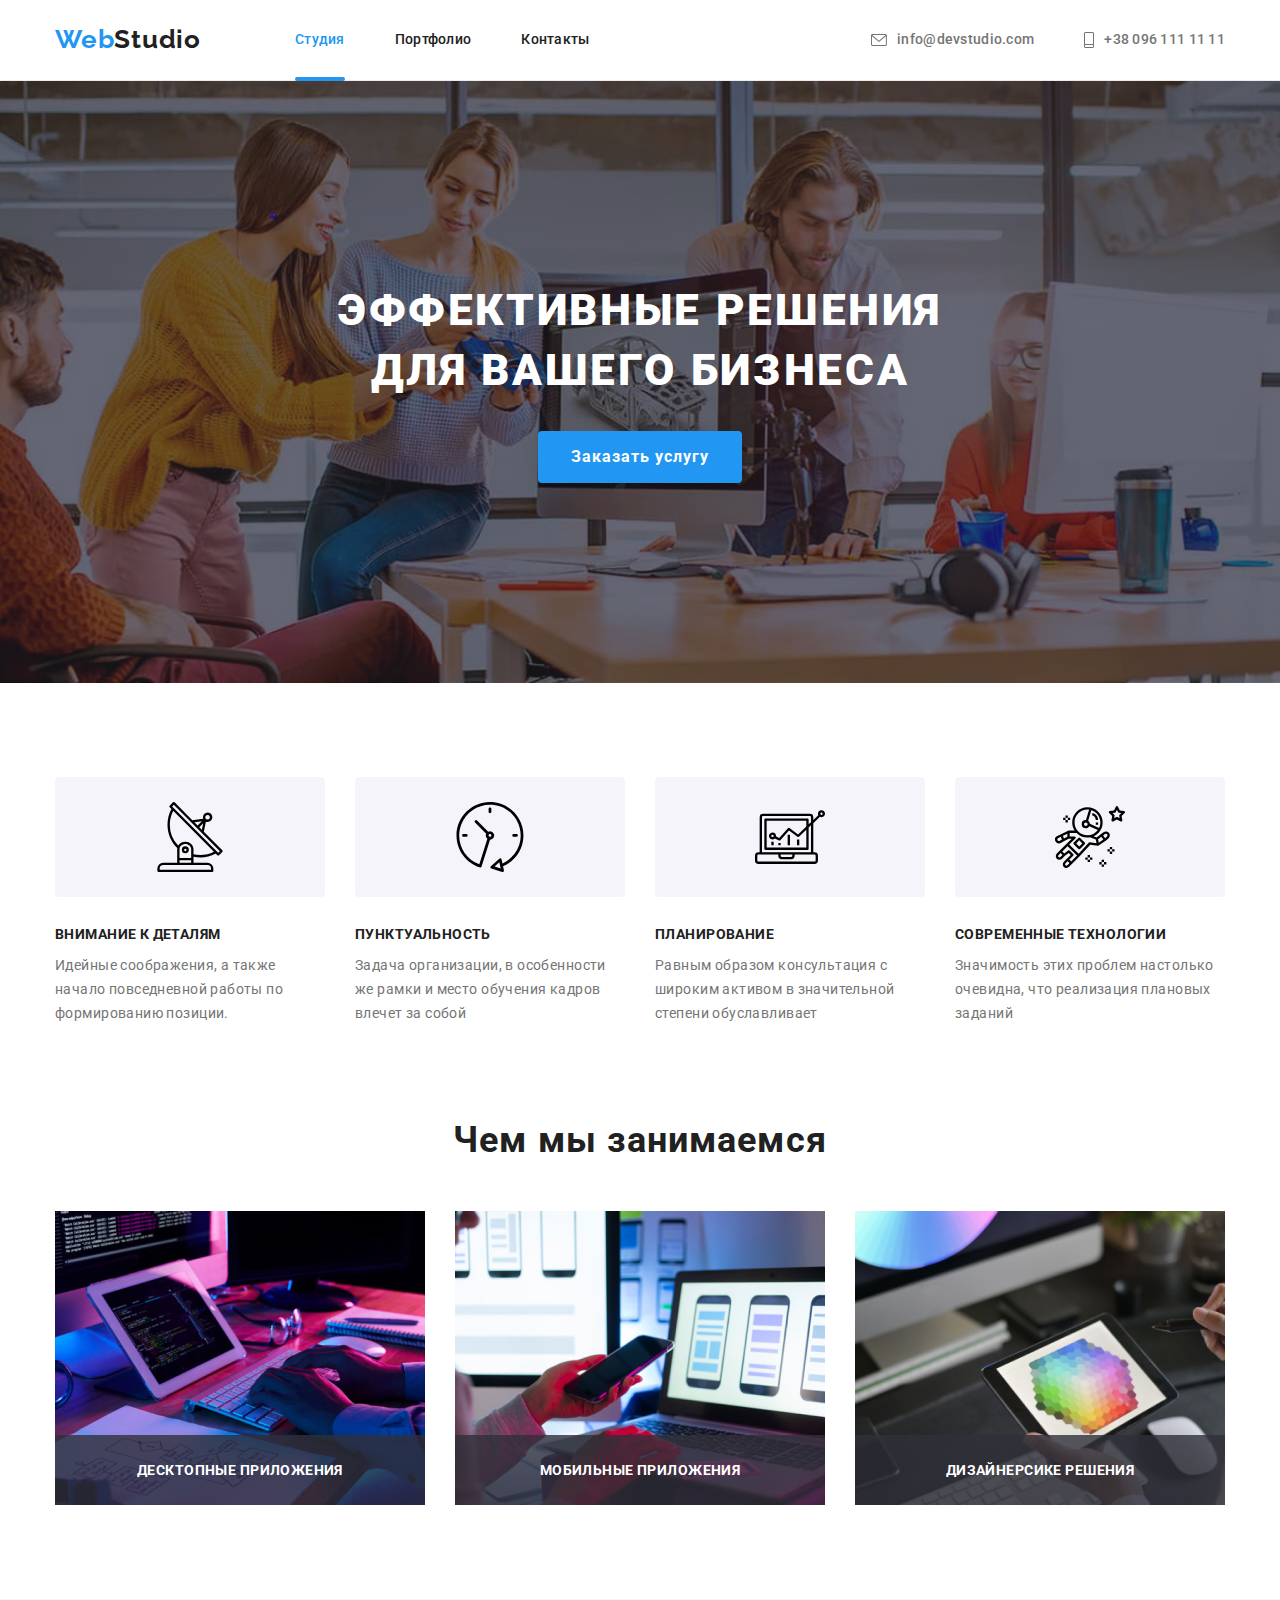
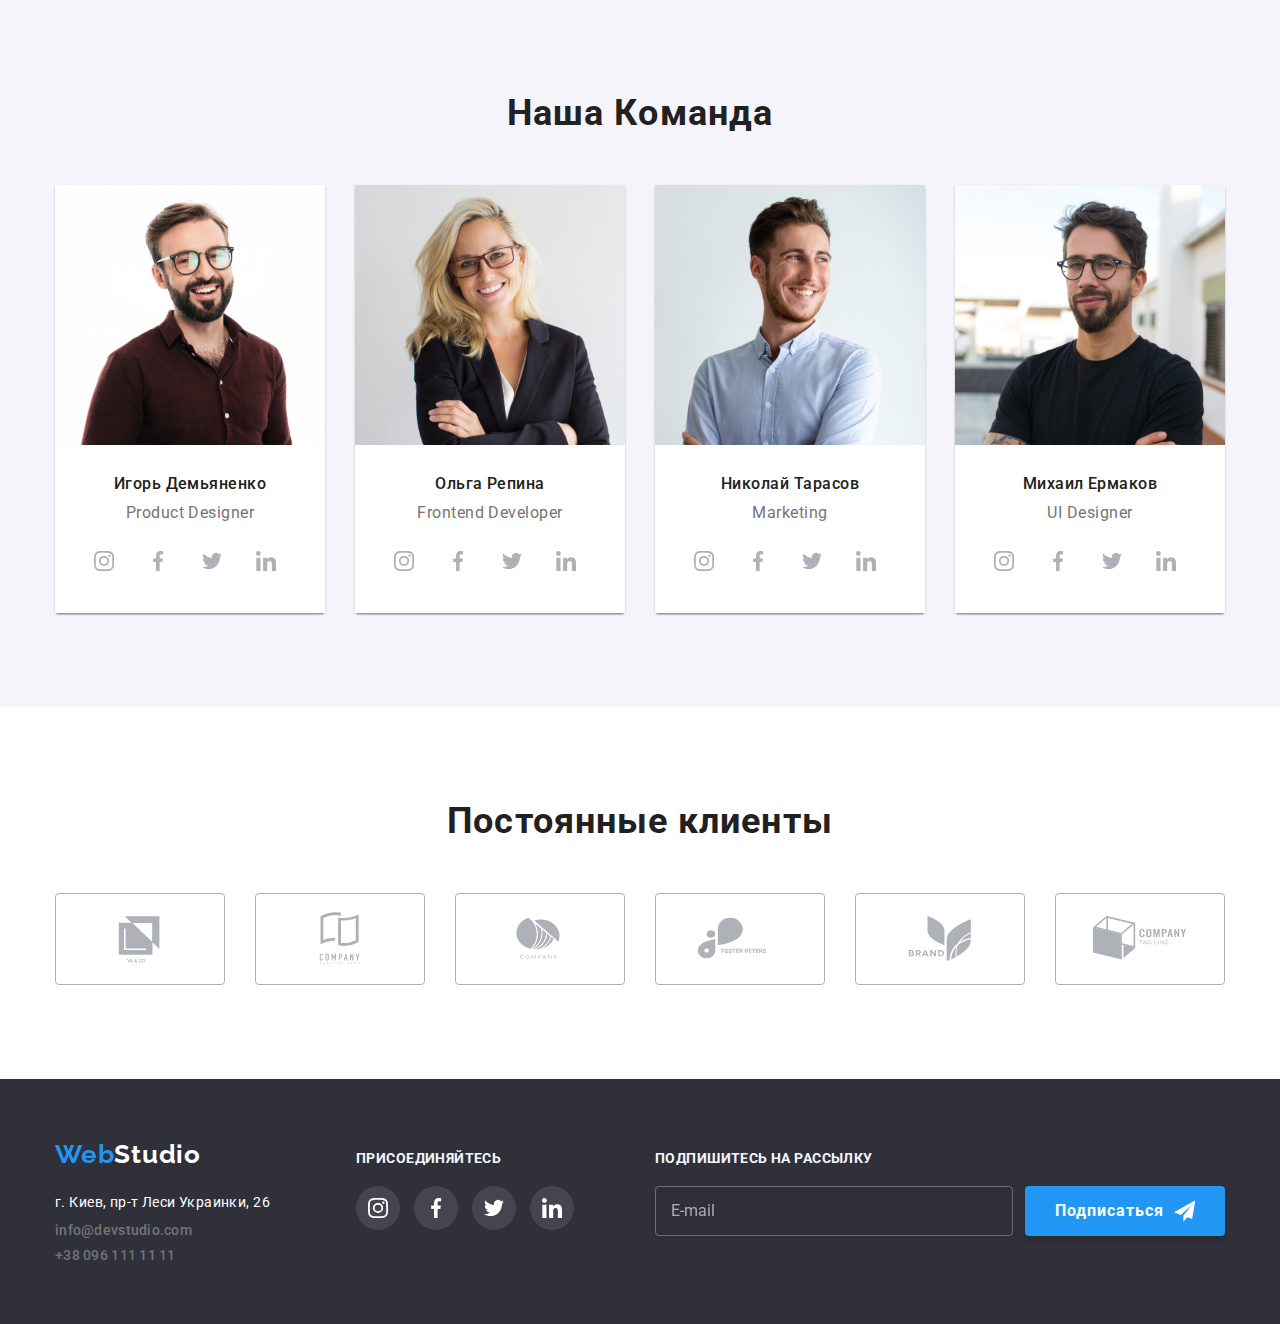
<file: index.html>
<!DOCTYPE html>
<html lang="ru">
<head>
    <meta charset="UTF-8">
    <meta name="viewport" content="width=device-width, initial-scale=1.0">
    <title>Document</title>
    <link rel="preconnect" href="https://fonts.googleapis.com">
    <link rel="preconnect" href="https://fonts.gstatic.com" crossorigin>
    <link rel="preconnect" href="https://fonts.googleapis.com">
    <link rel="preconnect" href="https://fonts.gstatic.com" crossorigin>
    <link rel="preconnect" href="https://fonts.googleapis.com">
    <link rel="preconnect" href="https://fonts.gstatic.com" crossorigin>
    <link
         href="https://fonts.googleapis.com/css2?family=Raleway:wght@700&family=Roboto:wght@400;500;700;900&display=swap"
         rel="stylesheet">
    <link rel="stylesheet" href="https://cdnjs.cloudflare.com/ajax/libs/modern-normalize/1.1.0/modern-normalize.min.css">
    <link rel="stylesheet" href="./css/styles.css">
    <style>
        li {
            list-style-type: none; 
   }
    </style>
    <style>
        a {
            text-decoration: none;
        }
    </style>
</head>
<body>
    <!--шапка сайту-->
    <header class="page-header">
        <div class="container main-nav">
            <nav class="auss-nav">
                <a href="/" class="logo">
                    <span class="logo-blue">Web</span>Studio
                </a>
    
                <ul class="site-nav list ">
                    <li class="item"><a class="link current" href="./index.html">Студия</a></li>
                    <li class="item"><a class="link" href="./portfolio.html">Портфолио</a></li>
                    <li class="item"><a class="link" href="">Контакты</a></li>
                </ul>
            </nav>
        
            <ul class="sait-conntacts list">
                <li class="conntacts-link">
                    <a class="link" href="mailto:info@devstudio.com">
                        <svg class="icon" width="16px" height="12px">
                        <use href="./images/icons/sprite.svg#icon-envelope"></use>
                        </svg>
                        info@devstudio.com
                    </a>
                </li>
                <li class="conntacts-link">
                    <a class="link" href="tel:+380961111111">
                        <svg class="icon" width="10px" height="16px">
                            <use href="./images/icons/sprite.svg#icon-phone"></use>
                        </svg>
                        +38 096 111 11 11
                    </a>
                </li>
            </ul>
        </div>
    </header>
    
 <main>
       <!--герой--> 
       <section class="hero">
           <div class="container">
            <h1 class="hero-tittle">Эффективные решения<br> для вашего бизнеса</h1>
            <button data-modal-open type="button" class="button hero">Заказать услугу</button>
           </div>
           <div data-modal class="backdrop is-hidden">
               <div class="modal">
                    <button class="button-close" data-modal-close>
                        <svg width="18px" height="18px">
                            <use href="./images/icons/sprite.svg#icon-close"></use>
                        </svg>
                    </button>
                    <h2 class="modal-tittle">Оставьте свои данные, мы вам перезвоним</h2>
                    <form action="#" name="form" autocomplete="off" novalidate >
                        <div class="form-field">
                            <label class="form-label" for="contact-name">Имя</label>
                            <input class="form-input person" id="contact-name" type="text" name="contact-name">
                            
                            <svg class="name-svg" width="12px" height="12px">
                                <use href="./images/icons/sprite.svg#icon-modal-person"></use>
                            </svg>
                            
                        </div>

                        <div class="form-field">
                            <label class="form-label" for="contact-tel">Телефон</label>
                            <input class="form-input" id="contact-tel" type="tel" name="contact-tel">                           
                            
                            <svg class="name-svg" width="12px" height="12px">
                                <use href="./images/icons/sprite.svg#icon-modal-phone"></use>
                            </svg>
                        </div>

                        <div class="form-field">
                            <label class="form-label" for="contact-email">Почта</label>
                            <input class="form-input" id="contact-email" type="email" name="contact-email">
                            
                            
                            <svg class="name-svg" width="12px" height="12px">
                                <use href="./images/icons/sprite.svg#icon-modal-mail"></use>
                            </svg>
                        </div>

                        <div class="form-field textarea">
                            <label class="form-label-textarea" for="textarea">Комментарий</label>
                            <textarea class="form-textarea" name="feedback" id="textarea" rows="10" placeholder="Введите текст"></textarea>
                            
                            
                        </div>

                        <div class="form-field checkbox">
                            <label class="check">
                            <input class="check-input" type="checkbox" name="polisy" value=" ">
                            <span class="icon-check"></span>
                            Соглашаюсь с рассылкой и принимаю
                            <a class="link-polisy" href="">Условия договора</a>
                            </label>
                        </div>


                        <div class="send-button">
                            <button class="button form-button" type="submit">Отправить</button>
                        </div>
                        
                        
                    </form>

               </div>
           </div>
    </section>
   <!-- чим ми займаємось-->
   <!-- css features -->
    <section class="section">
        <div class="container">
            <h2 class="visually-hidden">Принцип работы</h2>
            <ul class="features">
                <li class="features-items">
                    <div class="features-item-icon">
                        <svg width="70px" height="70px">
                            <use href="./images/icons/sprite.svg#icon-antenna"></use>
                        </svg>
                    </div>
                    <h3 class="tittle">Внимание к деталям</h3>
                    <p class="text">Идейные соображения, а также начало повседневной работы по формированию позиции.</p>
                </li>
                <li class="features-items">
                    <div class="features-item-icon">
                        <svg width="70px" height="70px">
                            <use href="./images/icons/sprite.svg#icon-clock"></use>
                        </svg>
                    </div>
                    <h3 class="tittle">Пунктуальность</h3>
                    <p class="text">Задача организации, в особенности же рамки и место обучения кадров влечет за собой</p>
                </li>
                <li class="features-items">
                    <div class="features-item-icon">
                        <svg width="70px" height="70px">
                            <use href="./images/icons/sprite.svg#icon-diagram"></use>
                        </svg>
                    </div>
                    <h3 class="tittle">Планирование</h3>
                    <p class="text">Равным образом консультация с широким активом в значительной степени обуславливает</p>
                </li>
                <li class="features-items">
                    <div class="features-item-icon">
                        <svg width="70px" height="70px">
                            <use href="./images/icons/sprite.svg#icon-astronaut"></use>
                        </svg>
                    </div>
                    <h3 class="tittle">Современные технологии</h3>
                    <p class="text">Значимость этих проблем настолько очевидна, что реализация плановых заданий</p>
                </li>
            </ul>
        </div>
    </section>
    <section class="section work">
            <div class="container">
                <h2 class="section-tittle">Чем мы занимаемся</h2>
                <ul class="job-image">
                    <li class="job-flex">
                        <div class="thumb">
                            <img src="./images/job.jpg" alt="программист работает в своем офисе" width="370">
                            <div class="action">
                                <h3 class="action-tittle">десктопные приложения</h3>
                            </div>
                        </div>
                    </li>

                    <li class="job-flex">
                        <div class="thumb">
                            <img src="./images/job2.jpg" alt="создатель работает над интерфейсом в мобильном телефоне" width="370">
                            <div class="action">
                                <h3 class="action-tittle">мобильные приложения</h3>
                            </div>
                        </div>
                    </li>
                    <li class="job-flex">
                        <div class="thumb">
                            <img src="./images/job3.jpg" alt="дизайнер с графическим планшетом " width="370">
                            <div class="action">
                                <h3 class="action-tittle">дизайнерсике решения</h3>
                            </div>
                        </div>
                    </li>
                </ul>
            </div>
    </section>
<!--Команда-->
    <section class="section team">
        <div class="container">
            <h2 class="section-tittle">Наша Команда</h2>
            <ul class="team list">
                <li class="team-img">
                    <img src="./images/team/img(3).jpg" alt="Парень" width="270">
                    <div class="team-padding">
                        <h3 class="team-tittle">Игорь Демьяненко</h3>
                        <p class="text">Product Designer</p>
                        <ul class="socials list">
                            <li class="social">
                                <a href="#" class="link social-icon">
                                    <svg class=" icon-media" width="20px" height="20px">
                                        <use href="./images/icons/sprite.svg#icon-instagram"></use>
                                    </svg>
                                </a>
                            </li>
                            <li class="social">
                                <a href="#" class="link social-icon">
                                    <svg class=" icon-media" width="20px" height="20px">
                                        <use href="./images/icons/sprite.svg#icon-facebook"></use>
                                    </svg>
                                </a>
                            </li>
                            <li class="social">
                                <a href="#" class="link social-icon">
                                    <svg class=" icon-media" width="20px" height="20px">
                                        <use href="./images/icons/sprite.svg#icon-twitter"></use>
                                    </svg>
                                </a>
                            </li>
                            <li class="social">
                                <a href="#" class="link social-icon">
                                    <svg class="icon-media" width="20px" height="20px">
                                        <use href="./images/icons/sprite.svg#icon-linkedin"></use>
                                    </svg>
                                </a>
                            </li>
                        </ul>
                    </div>
                </li>
                <li class="team-img">
                    <img src="./images/team/img(4).jpg" alt="Девушка" width="270">
                    <div class="team-padding">
                        <h3 class="team-tittle">Ольга Репина</h3>
                        <p class="text">Frontend Developer</p>
                        <ul class="socials list">
                            <li class="social">
                                <a href="#" class="link social-icon">
                                    <svg class=" icon-media" width="20px" height="20px">
                                        <use href="./images/icons/sprite.svg#icon-instagram"></use>
                                    </svg>
                                </a>
                            </li>
                            <li class="social">
                                <a href="#" class="link social-icon">
                                    <svg class=" icon-media" width="20px" height="20px">
                                        <use href="./images/icons/sprite.svg#icon-facebook"></use>
                                    </svg>
                                </a>
                            </li>
                            <li class="social">
                                <a href="#" class="link social-icon">
                                    <svg class=" icon-media" width="20px" height="20px">
                                        <use href="./images/icons/sprite.svg#icon-twitter"></use>
                                    </svg>
                                </a>
                            </li>
                            <li class="social">
                                <a href="#" class="link social-icon">
                                    <svg class="icon-media" width="20px" height="20px">
                                        <use href="./images/icons/sprite.svg#icon-linkedin"></use>
                                    </svg>
                                </a>
                            </li>
                        </ul>
                    </div>
                </li>
                <li class="team-img">
                    <img src="./images/team/img(5).jpg" alt="Парень" width="270">
                    <div class="team-padding">
                        <h3 class="team-tittle">Николай Тарасов</h3>
                        <p class="text">Marketing</p>
                        <ul class="socials list">
                            <li class="social">
                                <a href="#" class="link social-icon">
                                    <svg class=" icon-media" width="20px" height="20px">
                                        <use href="./images/icons/sprite.svg#icon-instagram"></use>
                                    </svg>
                                </a>
                            </li>
                            <li class="social">
                                <a href="#" class="link social-icon">
                                    <svg class=" icon-media" width="20px" height="20px">
                                        <use href="./images/icons/sprite.svg#icon-facebook"></use>
                                    </svg>
                                </a>
                            </li>
                            <li class="social">
                                <a href="#" class="link social-icon">
                                    <svg class=" icon-media" width="20px" height="20px">
                                        <use href="./images/icons/sprite.svg#icon-twitter"></use>
                                    </svg>
                                </a>
                            </li>
                            <li class="social">
                                <a href="#" class="link social-icon">
                                    <svg class="icon-media" width="20px" height="20px">
                                        <use href="./images/icons/sprite.svg#icon-linkedin"></use>
                                    </svg>
                                </a>
                            </li>
                        </ul>
                    </div>
                </li>
                <li class="team-img">
                    <img src="./images/team/img(6).jpg" alt="Парень" width="270">
                    <div class="team-padding">
                        <h3 class="team-tittle">Михаил Ермаков</h3>
                        <p class="text">UI Designer</p>
                        <ul class="socials list">
                            <li class="social">
                                <a href="#" class="link social-icon">
                                    <svg class=" icon-media" width="20px" height="20px">
                                        <use href="./images/icons/sprite.svg#icon-instagram"></use>
                                    </svg>
                                </a>
                            </li>
                            <li class="social">
                                <a href="#" class="link social-icon">
                                    <svg class=" icon-media" width="20px" height="20px">
                                        <use href="./images/icons/sprite.svg#icon-facebook"></use>
                                    </svg>
                                </a>
                            </li>
                            <li class="social">
                                <a href="#" class="link social-icon">
                                    <svg class=" icon-media" width="20px" height="20px">
                                        <use href="./images/icons/sprite.svg#icon-twitter"></use>
                                    </svg>
                                </a>
                            </li>
                            <li class="social">
                                <a href="#" class="link social-icon">
                                    <svg class="icon-media" width="20px" height="20px">
                                        <use href="./images/icons/sprite.svg#icon-linkedin"></use>
                                    </svg>
                                </a>
                            </li>
                        </ul>
                    </div>
                </li>
            </ul>
        </div>
    </section>
<!-- Clients -->
    <section class="section">
        <div class="container">
            <h2 class="section-tittle">Постоянные клиенты</h2>
            <ul class="action-clients">
                <li class="clients">
                    <a href="" class="link-clients">
                        <svg class="clients-logo" width="106px" height="60px">
                            <use href="./images/icons/sprite.svg#icon-Logo"></use>
                        </svg>
                    </a>
                </li>
                <li class="clients">
                    <a href="" class="link-clients">
                        <svg class="clients-logo" width="106px" height="60px">
                            <use href="./images/icons/sprite.svg#icon-Logo1"></use>
                        </svg>
                    </a>
                </li>
                <li class="clients">
                    <a href="" class="link-clients">
                        <svg class="clients-logo" width="106px" height="60px">
                            <use href="./images/icons/sprite.svg#icon-Logo2"></use>
                        </svg>
                    </a>
                </li>
                <li class="clients">
                    <a href="" class="link-clients">
                        <svg class="clients-logo" width="106px" height="60px">
                            <use href="./images/icons/sprite.svg#icon-Logo3"></use>
                        </svg>
                    </a>
                </li>
                <li class="clients">
                    <a href="" class="link-clients">
                        <svg class="clients-logo" width="106px" height="60px">
                            <use href="./images/icons/sprite.svg#icon-Logo4"></use>
                        </svg>
                    </a>
                </li>
                <li class="clients">
                    <a href="" class="link-clients">
                        <svg class="clients-logo" width="106px" height="60px">
                            <use href="./images/icons/sprite.svg#icon-Logo5"></use>
                        </svg>
                    </a>
                </li>
            </ul>
        </div>
    </section>
 </main>
<!--footer-->

<footer class="footer">
    <div class="container footer-container">
        <div class="footer-content">
            <a class="logo-footer" href="index.html">
                <span class="logo-blue">Web</span>Studio
            </a>
            <address class="sec-address">

                <ul class="addres-footer">
                    <li class="address-items">
                        <a class="link-addres" href="https://goo.gl/maps/Mt8KbodLRVZhdB1g8">г. Киев, пр-т Леси Украинки,
                            26</a>
                    </li>
                    <li class="address-items">
                        <a class="link-footer" href="mailto:info@devstudio.com">info@devstudio.com</a>
                    </li>
                    <li class="address-items">
                        <a class="link-footer" href="tel:+380961111111">+38 096 111 11 11</a>
                    </li>
                </ul>
            </address>
        </div>
        <div class="follow-icon">

            <h3 class="footer-social-tittle ">присоединяйтесь</h3>
            <ul class="footer-icon-list">
                <li class="footer-social">
                    <a href="" class="footer-icon-link">
                        <svg class="media-footer" width="20px" height="20px">
                            <use href="./images/icons/sprite.svg#icon-instagram"></use>
                        </svg>
                    </a>
                </li>
                <li class="footer-social">
                    <a href="" class="footer-icon-link">
                        <svg class="media-footer" width="20px" height="20px">
                            <use href="./images/icons/sprite.svg#icon-facebook"></use>
                        </svg>
                    </a>
                </li>
                <li class="footer-social">
                    <a href="" class="footer-icon-link">
                        <svg class="media-footer" width="20px" height="20px">
                            <use href="./images/icons/sprite.svg#icon-twitter"></use>
                        </svg>
                    </a>
                </li>
                <li class="footer-social">
                    <a href="" class="footer-icon-link">
                        <svg class="media-footer" width="20px" height="20px">
                            <use href="./images/icons/sprite.svg#icon-linkedin"></use>
                        </svg>
                    </a>
                </li>
            </ul>
        </div>
        <div class="join">
            <h3 class="footer-social-tittle ">Подпишитесь на рассылку</h3>
            <form action="#" name="form-join" novalidate>
                <div class="join-section">
                    <label class="join_lable" for="email"></label>
                    <input id="email" class="join_input" type="email" name="email" placeholder="E-mail">
                    <button class="button join-button" type="submit">
                        Подписаться
                        <svg class="join_svg" width="24px" height="24px">
                            <use href="./images/icons/sprite.svg#icon-modal-send"></use>
                        </svg>
                    </button>
                </div>
            </form>
        </div>
    </div>
</footer>
<script src="./js/modal.js"></script>
</body>
</html>
</file>
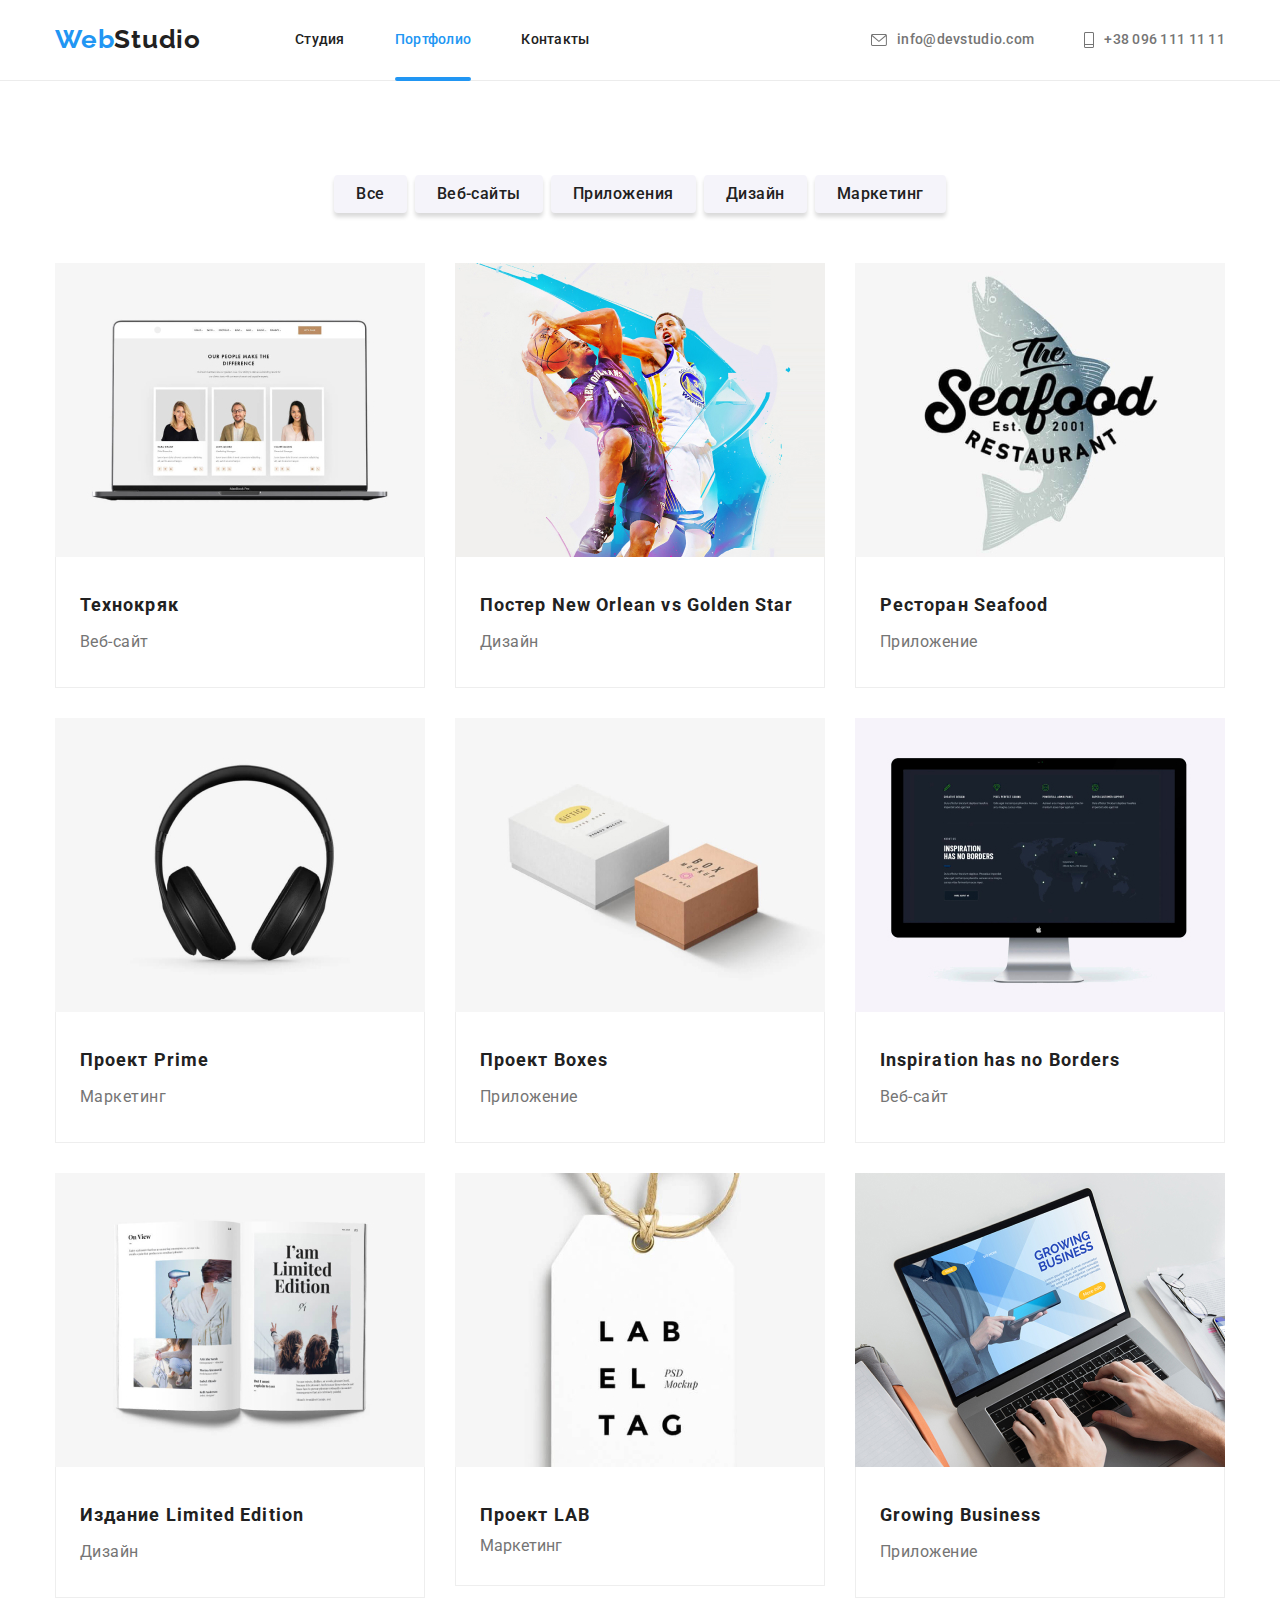
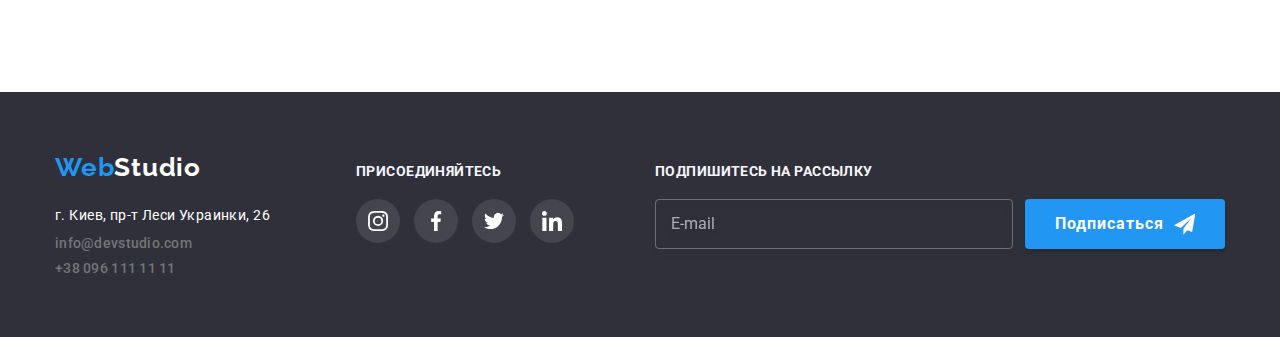
<file: portfolio.html>
<!DOCTYPE html>
<html lang="ru">

<head>
    <meta charset="UTF-8">
    <meta name="viewport" content="width=device-width, initial-scale=1.0">
    <title>Document</title>
    <link rel="preconnect" href="https://fonts.googleapis.com">
    <link rel="preconnect" href="https://fonts.gstatic.com" crossorigin>
    <link rel="preconnect" href="https://fonts.googleapis.com">
    <link rel="preconnect" href="https://fonts.gstatic.com" crossorigin>
    <link rel="preconnect" href="https://fonts.googleapis.com">
    <link rel="preconnect" href="https://fonts.gstatic.com" crossorigin>
    <link
        href="https://fonts.googleapis.com/css2?family=Raleway:wght@700&family=Roboto:wght@400;500;700;900&display=swap"
        rel="stylesheet">
    <link rel="stylesheet"
        href="https://cdnjs.cloudflare.com/ajax/libs/modern-normalize/1.1.0/modern-normalize.min.css">

    <link rel="stylesheet" href="./css/styles.css">
    <style>
        li {
            list-style-type: none;
        }
    </style>
    <style>
        a {
            text-decoration: none;
        }
    </style>

</head>

<body>
    <!--шапка сайту-->
    <header class="page-header">
        <div class="container main-nav">
            <nav class="auss-nav">
                <a href="/" class="logo">
                    <span class="logo-blue">Web</span>Studio
                </a>

                <ul class="site-nav list ">
                    <li class="item"><a class="link " href="./index.html">Студия</a></li>
                    <li class="item"><a class="link current" href="./portfolio.html">Портфолио</a></li>
                    <li class="item"><a class="link" href="">Контакты</a></li>
                </ul>
            </nav>

            <ul class="sait-conntacts list">
                <li class="conntacts-link">
                    <a class="link" href="mailto:info@devstudio.com">
                        <svg class="icon" width="16px" height="12px">
                            <use href="./images/icons/sprite.svg#icon-envelope"></use>
                        </svg>
                        info@devstudio.com
                    </a>
                </li>
                <li class="conntacts-link">
                    <a class="link" href="tel:+380961111111">
                        <svg class="icon" width="10px" height="16px">
                            <use href="./images/icons/sprite.svg#icon-phone"></use>
                        </svg>
                        +38 096 111 11 11
                    </a>
                </li>
            </ul>
        </div>
    </header>
    <main>
<!-- Нащи роботы Кнопки -->
        <section class="section">
            <div class="container">
                <h1 class="visually-hidden list">Наши работы</h1>
                <ul class="features-button">
                    <li class="button-items">
                        <button type="button" class="button portfolio ">Все</button>
                    </li>
                    <li class="button-items">
                        <button type="button" class="button portfolio">Веб-сайты</button>
                    </li>
                    <li class="button-items">
                        <button type="button" class="button portfolio">Приложения</button>
                    </li>
                    <li class="button-items">
                        <button type="button" class="button portfolio">Дизайн</button>
                    </li>
                    <li class="button-items">
                        <button type="button" class="button portfolio">Маркетинг</button>
                    </li>
                </ul>
<!-- Картки -->
                <ul class="features-padding">
                    <li class="flex-features">
                            <a href="">
                                <div class="box">
                                    <p class="features-text">Lorem ipsum dolor sit amet consectetur adipisicing elit. Nisi, eius!</p>
                                    <img class="features-foto" src="./images/portfolio/notebook.jpg" alt="Ноутбук на білому фоні" width="370">
                                </div>
                                <div class="features-item">
                                    <h2 class="features-tittle">Технокряк</h2>
                                    <p class="link-text">Веб-сайт</p>
                                </div>
                            </a>
                    </li>
                    <li class="flex-features">
                        <a href="">
                            <div class="box">
                                <p class="features-text">Lorem ipsum dolor sit amet consectetur adipisicing elit. A, consectetur?</p>
                            <img class="features-foto" src="./images/portfolio/poster-new-orlean.jpg"
                                alt="Два чоловіка грають в баскетбол" width="370">
                            </div>
                            <div class="features-item">
                                <h2 class="features-tittle">Постер New Orlean vs Golden Star</h2>
                                <p class="link-text">Дизайн</p>
                            </div>
                        </a>
                    </li>
                    <li class="flex-features">
                        <a href="">
                            <div class="box">
                                <p class="features-text">Lorem ipsum dolor sit amet consectetur, adipisicing elit. Deserunt, nam.</p>
                                <img class="features-foto" src="./images/portfolio/restaurant.jpg" alt="Логотип ресторану" width="370">
                            </div>
                            <div class="features-item">
                                <h2 class="features-tittle">Ресторан Seafood</h2>
                                <p class="link-text">Приложение</p>
                            </div>
                        </a>

                    </li>
                    <li class="flex-features">
                        <a href="">
                            <div class="box">
                                <p class="features-text">Lorem ipsum dolor sit amet consectetur adipisicing elit. Laboriosam, consequatur.</p>
                                <img class="features-foto" src="./images/portfolio/headphone.jpg" alt="Наушники" width="370">
                            </div>
                            <div class="features-item">
                                <h2 class="features-tittle">Проект Prime</h2>
                                <p class="link-text">Маркетинг</p>
                            </div>
                        </a>
                    </li>
                    <li class="flex-features">
                        <a href="">
                            <div class="box">
                                <p class="features-text">Lorem ipsum dolor sit amet consectetur adipisicing elit. Laboriosam, consequatur.</p>
                                <img class="features-foto" src="./images/portfolio/boxes.jpg" alt="Дві коробки" width="370">
                            </div>
                            <div class="features-item">
                                <h2 class="features-tittle">Проект Boxes</h2>
                                <p class="link-text">Приложение</p>
                            </div>
                        </a>
                    </li>
                    <li class="flex-features">
                        <a href="">
                            <div class="box">
                                <p class="features-text">Lorem ipsum dolor sit amet consectetur adipisicing elit. Laboriosam, consequatur.</p>
                                <img class="features-foto" src="./images/portfolio/computer.jpg" alt="Компютер" width="370">
                            </div>
                            <div class="features-item">
                                <h2 class="features-tittle">Inspiration has no Borders</h2>
                                <p class="link-text">Веб-сайт</p>
                            </div>
                        </a>
                    </li>
                    <li class="flex-features">
                        <a href="">
                            <div class="box">
                                <p class="features-text">Lorem ipsum dolor sit amet consectetur adipisicing elit. Laboriosam, consequatur.</p>
                                <img class="features-foto" src="./images/portfolio/book.jpg" alt="Журнал" width="370">
                            </div>
                            <div class="features-item">
                                <h2 class="features-tittle">Издание Limited Edition</h2>
                                <p class="link-text">Дизайн</p>
                            </div>
                        </a>

                    </li>
                    <li class="flex-features">
                        <a href="">
                            <div class="box">
                                <p class="features-text">Lorem ipsum dolor sit amet consectetur adipisicing elit. Laboriosam, consequatur.</p>
                                <img class="features-foto" src="./images/portfolio/lab.jpg" alt="Логотіп лаб" width="370">
                            </div>
                            <div class="features-item">
                                <h2 class="features-tittle">Проект LAB</h2>
                                <p class="text">Маркетинг</p>
                            </div>
                        </a>
                    </li>
                    <li class="flex-features">
                        <a href="">
                           <div class="box">
                               <p class="features-text">Lorem ipsum dolor sit amet consectetur adipisicing elit. Laboriosam, consequatur.</p>
                                <img class="features-foto" src="./images/portfolio/notebookwork.jpg" alt="Чоловік працює за ноутбуком" width="370">
                           </div>
                            <div class="features-item">
                                <h2 class="features-tittle">Growing Business</h2>
                                <p class="link-text">Приложение</p>
                            </div>
                        </a>
                    </li>
                </ul>
            </div>

        </section>
    </main>
    <!--footer-->
    <footer class="footer">
        <div class="container footer-container">
            <div class="footer-content">
                <a class="logo-footer" href="index.html">
                    <span class="logo-blue">Web</span>Studio
                </a>
                <address class="sec-address">
    
                    <ul class="addres-footer">
                        <li class="address-items">
                            <a class="link-addres" href="https://goo.gl/maps/Mt8KbodLRVZhdB1g8">г. Киев, пр-т Леси Украинки,
                                26</a>
                        </li>
                        <li class="address-items">
                            <a class="link-footer" href="mailto:info@devstudio.com">info@devstudio.com</a>
                        </li>
                        <li class="address-items">
                            <a class="link-footer" href="tel:+380961111111">+38 096 111 11 11</a>
                        </li>
                    </ul>
                </address>
            </div>
            <div class="follow-icon">
    
                <h3 class="footer-social-tittle ">присоединяйтесь</h3>
                <ul class="footer-icon-list">
                    <li class="footer-social">
                        <a href="" class="footer-icon-link">
                            <svg class="media-footer" width="20px" height="20px">
                                <use href="./images/icons/sprite.svg#icon-instagram"></use>
                            </svg>
                        </a>
                    </li>
                    <li class="footer-social">
                        <a href="" class="footer-icon-link">
                            <svg class="media-footer" width="20px" height="20px">
                                <use href="./images/icons/sprite.svg#icon-facebook"></use>
                            </svg>
                        </a>
                    </li>
                    <li class="footer-social">
                        <a href="" class="footer-icon-link">
                            <svg class="media-footer" width="20px" height="20px">
                                <use href="./images/icons/sprite.svg#icon-twitter"></use>
                            </svg>
                        </a>
                    </li>
                    <li class="footer-social">
                        <a href="" class="footer-icon-link">
                            <svg class="media-footer" width="20px" height="20px">
                                <use href="./images/icons/sprite.svg#icon-linkedin"></use>
                            </svg>
                        </a>
                    </li>
                </ul>
            </div>
            <div class="join">
                <h3 class="footer-social-tittle ">Подпишитесь на рассылку</h3>
                <div class="join-section">
                    <label class="join_lable" for="email"></label>
                    <input id="email" class="join_input" type="email" name="email" placeholder="E-mail">
                    <button class="button join-button" type="submit">
                        Подписаться
                        <svg class="join_svg" width="24px" height="24px">
                            <use href="./images/icons/sprite.svg#icon-modal-send"></use>
                        </svg>
                    </button>
                </div>
            </div>
        </div>
    </footer>

</body>

</html>
</file>
<file: css/styles.css>
/* колір хедер - rgba(255, 255, 255, 1) */
/*бекграунд1 -футер rgba(47, 48, 58, 1) */
/* background:2 #E5E5E5; */
/* бекграунд3 rgba(245, 244, 250, 1) */
/* основний текчт rgba(33, 33, 33, 1) */

:root {
  --primery-text-color: rgba(33, 33, 33, 1);
  --tittle-text-color: #757575;
  --accent-color: #2196f3;
  --primary-white-color: #ffffff;
  --background-color: #f5f4fa;
  --icon-color: #afb1b8;
  --footer-bgc: ; #2F303A;
}

body {
  color: var(--primery-text-color);
  font-family: roboto, sans-serif;
}

.visually-hidden {
  position: absolute;
  width: 1px;
  height: 1px;
  margin: -1px;
  border: 0;
  padding: 0;
  white-space: nowrap;
  clip-path: inset(100%);
  clip: rect(0 0 0 0);
  overflow: hidden;
}

h1,
h2,
h3,
p {
  margin: 0;
}

ul {
  margin: 0;
  padding: 0;
  list-style: none;
}

img {
  display: block;
  max-width: 100%;
  height: auto;
}

.list {
  list-style: none;
  padding: 0;
  margin: 0;
}

.container {
  padding-right: 15px;
  padding-left: 15px;
  margin-left: auto;
  margin-right: auto;
  width: 1200px;
}

.page-header {
  border-bottom: 1px solid #ececec;
}

/* logo */
.main-nav {
  display: flex;
  align-items: center;
  justify-content: space-between;
}

.auss-nav {
  display: flex;
}

.auss-nav .logo {
  display: block;
  padding-top: 24px;
  padding-bottom: 25px;
  margin-right: 94px;
}

.logo-blue {
  color: var(--accent-color);
  font-family: raleway;
  font-weight: 700;
  font-size: 26px;
  line-height: 1.19;
  letter-spacing: 0.03em;
}
.logo-blue:hover,
.logo-blue:focus {
  color: var(--primery-text-color);
}

.logo {
  color: var(--primery-text-color);
  font-family: raleway;
  font-weight: 700;
  font-size: 26px;
  line-height: 1.19;
  letter-spacing: 0.03em;
}
.logo:hover,
.logo:focus {
  color: var(--accent-color);
}

/* Site-nav */

.site-nav {
  display: flex;
}
.site-nav .item {
  margin-right: 50px;
}
.site-nav .item:last-child {
  margin-right: 0;
}

.site-nav .link {
  display: block;
  padding-top: 32px;
  padding-bottom: 32px;

  color: var(--primery-text-color);

  font-weight: 500;
  font-size: 14px;
  line-height: 1.14;
  letter-spacing: 0.02em;
  transition: color 250ms cubic-bezier(0.4, 0, 0.2, 1);
}
.site-nav .link.current {
  color: var(--accent-color);
  position: relative;
}
.link.link.current::after {
  content: "";
  position: absolute;
  bottom: -1px;
  left: 0;
  width: 100%;
  border-radius: 2px;
  border: 2px solid var(--accent-color);
  background-color: var(--accent-color);
}

.site-nav .link:hover,
.site-nav .link:focus {
  color: var(--accent-color);
}

.sait-conntacts {
  display: flex;
  align-items: center;
}

.sait-conntacts .conntacts-link {
  display: flex;
  margin-left: 50px;
}
.icon {
  margin-right: 10px;
  fill: currentColor;
}
.icon:hover,
.icon:focus {
  color: var(--accent-color);
}

.sait-conntacts .conntacts-link:first-child {
  margin-left: 0;
}

.sait-conntacts .link {
  display: flex;
  align-items: center;
  padding-top: 32px;
  padding-bottom: 32px;

  color: var(--tittle-text-color);

  font-weight: 500;
  font-size: 14px;
  line-height: 1.14;
  letter-spacing: 0.02em;
  transition: color 250ms cubic-bezier(0.4, 0, 0.2, 1);
}
.sait-conntacts .link:hover,
.sait-conntacts .link:focus {
  color: var(--accent-color);
}

/* hero */

.hero {
  max-width: 1600px;
  margin-left: auto;
  margin-right: auto;
  padding: 200px 0;
  text-align: center;

  background-color: #2f303a;
  background-image: linear-gradient(
      to top,
      rgba(47, 48, 58, 0.4),
      rgba(47, 48, 58, 0.4)
    ),
    url(../images/herobg.jpg);
  background-repeat: no-repeat;
  background-size: cover;
  background-position: center;
}

.hero-tittle {
  margin-top: 0;
  margin-bottom: 30px;
  color: var(--primary-white-color);
  font-weight: 900;
  font-size: 44px;
  line-height: 1.36;
  letter-spacing: 0.06em;
  text-transform: uppercase;
}
/* modal-hero */
.backdrop {
  position: fixed;
  top: 0;
  left: 0;
  width: 100%;
  height: 100%;

  background: rgba(0, 0, 0, 0.2);

  opacity: 1;
  transition: opacity 250ms cubic-bezier(0.4, 0, 0.2, 1);

  z-index: 1;
}
.backdrop.is-hidden {
  opacity: 0;
  pointer-events: none;
}

.backdrop.is-hidden .modal {
  transform: translate(-50%, -50%) scale(0.9);
}

.modal {
  padding-top: 40px;
  position: absolute;
  top: 50%;
  left: 50%;

  width: 528px;
  height: 581px;
  padding: 40px;
  background: #ffffff;
  box-shadow: 0px 1px 3px rgba(0, 0, 0, 0.12), 0px 1px 1px rgba(0, 0, 0, 0.14),
    0px 2px 1px rgba(0, 0, 0, 0.2);
  border-radius: 4px;

  transform: translate(-50%, -50%) scale(1);
  transition: transform 250ms cubic-bezier(0.4, 0, 0.2, 1);


  text-align: initial;
}

.button-close {
  display: flex;
  position: absolute;
  top: 8px;
  right: 8px;
  width: 30px;
  height: 30px;

  cursor: pointer;

  border: 1px solid rgba(0, 0, 0, 0.1);
  background-color: var(--primary-white-color);
  border-radius: 50%;

  justify-content: center;
  align-items: center;
  transition: background-color 250ms cubic-bezier(0.4, 0, 0.2, 1);
}

.button-close:hover,
.button-close:focus {
  background-color: var(--accent-color);
}

/* modal-form */

.form{

}

.form-field{
  flex-direction: column;
  position: relative;
  display: flex;
  margin-bottom: 10px;
}

.form-field:nth-child(4){
  margin-bottom: 20px;
}



.modal-tittle{
    margin-bottom: 12px;

    font-size: 20px;
    line-height: 23px;
    text-align: center;
    letter-spacing: 0.03em;

    
  
}


.form-label {
    flex-direction: column;
    margin-bottom: 4px;
    color: #757575;
    font-family: Roboto;
    font-style: normal;
    font-weight: normal;
    font-size: 12px;
    line-height: 1.16;
    letter-spacing: 0.01em;
    color: #757575;
}



.form-input {
  position: relative;
    width: 100%;
    height: 39.42px;
    border: 1px solid rgba(33, 33, 33, 0.2);
    box-sizing: border-box;
    border-radius: 4px;
    padding-left: 42px;
    transition: border-color 250ms cubic-bezier(0.4, 0, 0.2, 1);
}

.form-input:focus, 
.form-input:hover {
    border-color: var(--accent-color);
    outline-color: var(--accent-color);
}



.name-svg {
  position: absolute;
  display: inline-block;
  top: 31px;
  left: 12px;
  transition: fill 250ms cubic-bezier(0.4, 0, 0.2, 1);
}

.form-input:focus ~ .name-svg,
.form-input:hover ~ .name-svg {
  color: var(--accent-color);
}



.form-textarea {
    position: relative;
    width: 100%;
    height: 120px;
    border: 1px solid rgba(33, 33, 33, 0.2);
    border-radius: 4px;
    padding-top: 12px;
    padding-bottom: 12px;
    padding-left: 16px;
    padding-right: 16px;
    resize: none;
    font-family: Roboto;
    font-style: normal;
    font-weight: normal;
    font-size: 14px;
    line-height: 1.33;
    letter-spacing: 0.01em;
    color: var(--primery-text-color);
}

.form-label-textarea {
    color: #757575;
    margin-bottom: 4px;
    font-family: Roboto;
    font-style: normal;
    font-weight: normal;
    font-size: 12px;
    line-height: 1.16;
    letter-spacing: 0.01em;
}

.form-textarea:focus,
.form-textarea:hover {
  border-color: var(--accent-color);
  outline-color: var(--accent-color);
}


.form-textarea::placeholder {
  
  font-size: 12px;
  line-height: 14px;
  letter-spacing: 0.01em; 
}

.checkbox {
  margin-bottom: 30px;
  display: block;
}
.check {
  display: flex;
  align-items:center;
  justify-content: center;

  font-family: Roboto;
  font-style: normal;
  font-weight: normal;
  font-size: 14px;
  line-height: 1.71;
  letter-spacing: 0.03em;
  color: #757575;
}
.check-input {
  appearance: none;
  position: absolute;

  font-family: Roboto;
  font-style: normal;
  font-weight: normal;
  font-size: 14px;
  line-height: 1.71;

  letter-spacing: 0.03em;

  color: #757575;
}
.icon-check {
  display: block;
  width: 15px;
  height: 16px;
  margin-right: 8px;
  background-size: contain;
  background-repeat: no-repeat;

  background-image: url(../images/check-off.svg);
  transition: background-image 250ms cubic-bezier(0.4, 0, 0.2, 1);
}
.check-input:checked + .icon-check {
  background-size: contain;
  width: 15px;
  height: 16px;
  background-image: url(../images/check-on.svg);
}
.check-input:checked:focus + .icon-check {
  width: 15px;
  height: 16px;
  background-image: url(../images/check-on.svg);
}

.link-polisy {
  color: var(--accent-color);
}


.form-button{
  width: 200px;
  height: 50px;
  
  font-size: 16px;
  line-height: 30px;

  color: var(--primary-white-color);
  background: var(--accent-color);
  box-shadow: 0px 4px 4px rgba(0, 0, 0, 0.15);
  border-radius: 4px;
}
.send-button {
  display: flex;
  justify-content: center;
}



/* Section */
.section {
  padding: 94px 0;
}

.section.work {
  padding-top: 0;
}

.section-tittle {
  margin-bottom: 50px;

  color: var(--primery-text-color);

  font-weight: 700;
  font-size: 36px;
  line-height: 1.16;
  text-align: center;
  letter-spacing: 0.03em;
}

.section.team {
  background-color: var(--background-color);
}
.job-image {
  display: flex;
}

/* features */
.features-button {
  margin-bottom: 50px;
}

.features-button {
  display: flex;
  justify-content: center;
}

.features {
  display: flex;
  margin: 0;
  padding: 0;
  list-style: none;
}

.features .item {
  width: 270px;
  margin-right: 30px;
}
.features-items {
  margin-right: 30px;
}
.features-items:last-child {
  margin-right: 0;
}

.features-item-icon {
  display: flex;
  justify-content: center;
  align-items: center;
  margin-bottom: 30px;
  width: 270px;
  height: 120px;
  background: #f5f4fa;
  border-radius: 4px;
}

.features .tittle {
  margin-top: 0;
  margin-bottom: 10px;
  color: var(--primery-text-color);
  font-weight: 700;
  font-size: 14px;
  line-height: 1.14;
  letter-spacing: 0.03em;
  text-transform: uppercase;
}

.features .text {
  margin-top: 0;
  margin-bottom: 0;
  color: var(--tittle-text-color);
  font-weight: 400;
  font-size: 14px;
  line-height: 1.74;
  letter-spacing: 0.03em;
}

/* Чем мы занимаемся */

img {
  display: block;
  max-width: 100%;
  height: auto;
}

.job-flex {
  margin-right: 30px;
}
.job-flex:last-child {
  margin-right: 0;
}
.thumb {
  position: relative;
}

.action {
  display: flex;
  align-items: center;
  justify-content: center;

  bottom: 0;
  left: 0;
  width: 370px;
  height: 70px;
  position: absolute;
  background: rgba(47, 48, 58, 0.8);
}
.action-tittle {
  display: flex;
  justify-content: center;

  font-weight: 700;
  font-size: 14px;
  line-height: 16px;
  letter-spacing: 0.03em;
  text-transform: uppercase;
  color: var(--primary-white-color);
}

/* team */

.team .list {
  display: flex;
}
.socials {
  align-items: center;
  justify-content: center;
  margin-top: 16px;
}
.social {
  margin-right: 10px;
}

.social .link {
  width: 44px;
  height: 44px;
  display: flex;
  justify-content: center;
  align-items: center;
  transition: background 250ms cubic-bezier(0.4, 0, 0.2, 1) 0s;
}

.social .link {
  border-radius: 50%;
  outline: none;
}
.social .link:focus .icon-media {
  fill: var(--primary-white-color);
}

.social .link:hover .icon-media {
  fill: var(--primary-white-color);
}

.social .link:hover,
.social .link:focus {
  background: var(--accent-color);
}
.icon-media {
  color: var(--accent-color);
  fill: var(--icon-color);
  transition: fill 250ms cubic-bezier(0.4, 0, 0.2, 1) 0s;
}

.team {
  display: flex;
}
.team-img {
  margin-left: 30px;
  box-shadow: 0px 1px 3px rgba(0, 0, 0, 0.12), 0px 1px 1px rgba(0, 0, 0, 0.14),
    0px 2px 1px rgba(0, 0, 0, 0.2);
  border-radius: 0px 0px 4px 4px;
}

.team-img:first-child {
  margin: 0;
}

.team-tittle {
  margin-bottom: 10px;
}

.team .team-tittle {
  color: var(--primery-text-color);
  font-weight: 500;
  font-size: 16px;
  line-height: 1.18;
  letter-spacing: 0.03em;
}

.team-padding {
  padding: 30px 0;
  text-align: center;
  background-color: #ffffff;
}

.team .text {
  margin-top: 0;
}

.team .text {
  color: var(--tittle-text-color);
  font-weight: 400;
  font-size: 16px;
  line-height: 1.18;
  letter-spacing: 0.03em;
}

/* Clients */
.action-clients {
  display: flex;
}
.clients {
  margin-left: 30px;
}

.link-clients {
  color: var(--icon-color);
  align-items: center;
  justify-content: center;
  display: flex;
  width: 170px;
  height: 92px;
  border-radius: 4px;
  border: 1px solid var(--icon-color);

  transition: color 250ms cubic-bezier(0.4, 0, 0.2, 1) 0s;
}

.link-clients:hover,
.link-clients:focus {
  color: var(--accent-color);
  border: 1px solid var(--accent-color);
}

.clients:first-child {
  margin-left: 0;
}

/* button */

.button {
  font-family: roboto;
  font-weight: 700;
  font-size: 16px;
  line-height: 30px;
  
  border-radius: 4px;
  border: 1px solid transparent;
  
  align-items: center;
  text-align: center;
  letter-spacing: 0.06em;
  cursor: pointer;
  box-shadow: 0px 4px 4px rgba(0, 0, 0, 0.15);
}
.button.hero {
  display: inline-block;

  padding: 10px 32px;

  color: var(--primary-white-color);
  background-image: url("");
  background-color: var(--accent-color);
  
  line-height: 1.87;
  
}
/* portfolio */

.button.portfolio {
  display: flex;

  border-radius: 4px;
  text-align: center;
  font-family: Roboto;
  font-weight: 500;
  font-size: 16px;
  line-height: 1.62;
  letter-spacing: 0.03em;
  border: none;
  padding: 6px 22px;
  cursor: pointer;

  background-color: var(--background-color);
  color: var(--primery-text-color);

  transition: background-color 250ms cubic-bezier(0.4, 0, 0.2, 1) 0s,
    color 250ms cubic-bezier(0.4, 0, 0.2, 1) 0s,
    box-shadow 250ms cubic-bezier(0.4, 0, 0.2, 1) 0s;
}

.button.portfolio:hover,
.button.portfolio:focus {
  background-color: var(--accent-color);
  color: var(--primary-white-color);
  box-shadow: 0px 3px 1px rgba(0, 0, 0, 0.1), 0px 1px 2px rgba(0, 0, 0, 0.08),
    0px 2px 2px rgba(0, 0, 0, 0.12);
}

.button-items {
  margin-right: 8px;
}

.button-items:last-child {
  margin-right: 0;
}

/* portfolio */
.features-item {
  padding: 30px 24px;
  border-right: 1px solid #eeeeee;
  border-bottom: 1px solid #eeeeee;
  border-left: 1px solid #eeeeee;
}

.features-tittle {
  color: var(--primery-text-color);
  font-weight: 700;
  font-size: 18px;
  line-height: 2;
  letter-spacing: 0.06em;
}

.link-text {
  color: var(--tittle-text-color);
  font-weight: 400;

  font-size: 16px;
  line-height: 1.87;
  letter-spacing: 0.03em;
}

.features-padding {
  display: flex;
  flex-wrap: wrap;
  margin: 0;
  padding: 0;
  list-style: none;
}

.flex-features {
  width: 370px;
  margin-right: 30px;
  margin-bottom: 30px;
}

.flex-features a {
  display: block;
  text-decoration: none;
  color: var(--tittle-text-color);
}

.flex-features a:hover,
.flex-features a:focus {
  box-shadow: 0px 1px 1px rgba(0, 0, 0, 0.12), 0px 4px 4px rgba(0, 0, 0, 0.06),
    1px 4px 6px rgba(0, 0, 0, 0.16);
}

.flex-features:nth-last-child(-n + 3) {
  margin-bottom: 0px;
}

.flex-features:nth-child(3n) {
  margin-right: 0;
}

.features-tittle {
  margin-bottom: 4px;
}
.box {
  position: relative;
  overflow: hidden;
}
.box::before {
  display: inline-block;
  position: absolute;
  content: "";
  width: 100%;
  height: 100%;
  background-color: rgba(33, 150, 243, 0.9);
  transform: translateY(100%);
  transition: transform 250ms cubic-bezier(0.4, 0, 0.2, 1);
}

.flex-features .features-text {
  width: 100%;
  padding: 63px 24px;
  position: absolute;
  top: 50%;
  left: 50%;
  transform: translate(-50%, 30%);
  transition: transform 250ms cubic-bezier(0.4, 0, 0.2, 1);
  color: var(--primary-white-color);
  font-size: 18px;
  line-height: 1.55;
  opacity: 0;
}
.features-padding a:hover .features-text {
  transform: translate(-50%, -50%);
  opacity: 1;
}

.features-padding a:hover .box::before {
  transform: translateY(0);
  opacity: 1;
}

.features-padding a:focus .features-text {
  transform: translate(-50%, -50%);
  opacity: 1;
}

.features-padding a:focus .box::before {
  transform: translateY(0);
  opacity: 1;
}

/* footer */

.footer-container {
  display: flex;
  align-items: baseline;
}
.follow-icon {
  margin-left: 70px;
}

.footer {
  background-color: #2f303a;
}

.footer {
  padding: 60px 0;
  background-color: #2f303a;
}

.link .footer {
  background-color: #fff;
}

.logo-footer {
  width: 145px;
  height: 31px;
  color: #ffffff;
  font-family: raleway;
  font-weight: 700;
  font-size: 26px;
  line-height: 1.19;
  letter-spacing: 0.03em;
  margin-bottom: 20px;
}
.logo-footer:hover,
.logo-footer:focus {
  color: var(--accent-color);
}

.sec-address {
  width: 231px;
  margin-top: 20px;
  font-style: normal;
}

.address-items {
  margin-top: 0;
  margin-bottom: 9px;
}

.address-items:last-child {
  margin-bottom: 0;
}

.link-addres {
  display: flex;

  color: var(--primary-white-color);
  font-weight: 400;
  font-size: 14px;
  line-height: 1.74;
  letter-spacing: 0.03em;
}

.link-footer {
  display: flex;
  margin-top: 0;

  color: var(--tittle-text-color);

  font-weight: 500;
  font-size: 14px;
  line-height: 1.14;
  letter-spacing: 0.02em;
  transition: color 250ms cubic-bezier(0.4, 0, 0.2, 1) 0s;
}

.addres-footer .link-footer:hover,
.addres-footer .link-footer:focus {
  color: var(--accent-color);
}

/* Присойденяйтесь */
.footer-social-tittle {
  margin-bottom: 20px;
  text-transform: uppercase;
  font-weight: 700;
  font-size: 14px;
  line-height: 16px;
  letter-spacing: 0.03em;
  color: var(--background-color);
}

.footer-social {
  display: inline-block;
  margin-right: 10px;
}

.footer-social:last-child {
  margin-right: 0;
}

.footer-icon-list {
  margin-top: 20px;
}

.footer-icon-link {
  display: flex;
  align-items: center;
  justify-content: center;
  border: none;
  width: 44px;
  height: 44px;
  background-color: #ffffff1a;
  border-radius: 50%;

  transition: background-color 250ms cubic-bezier(0.4, 0, 0.2, 1) 0s;
}

.media-footer {
  fill: currentColor;
  color: #ffffff;
}
.footer-icon {
  border-radius: 50%;
}
.footer-icon-link:hover,
.footer-icon-link:focus {
  background-color: var(--accent-color);
}

.join {
  margin-left: auto;
}

.join-section {
  display: flex;
}

.join_input {
  width: 358px;
  height: 50px;
  margin-right: 12px;
  padding: 16px 15px;

  color: rgba(255, 255, 255, 0.6);
  background-color: var(--footer-bgc);
  border: 1px solid rgba(255, 255, 255, 0.3);
  box-sizing: border-box;
  filter: drop-shadow(0px 4px 4px rgba(0, 0, 0, 0.15));
  border-radius: 4px;
}

.join_input::placeholder{
  color: rgba(255, 255, 255, 0.6);
}

.join-button {
  position: relative;
  display: inline-flex;
  align-items: center;
  justify-content: center;

  width: 200px;
  height: 50px;
  padding: 10px 29px;
  color: var(--primary-white-color);
  background-color: var(--accent-color);
  
  }
  
  .join_svg {
    margin-left: 10px;
  }
</file>
